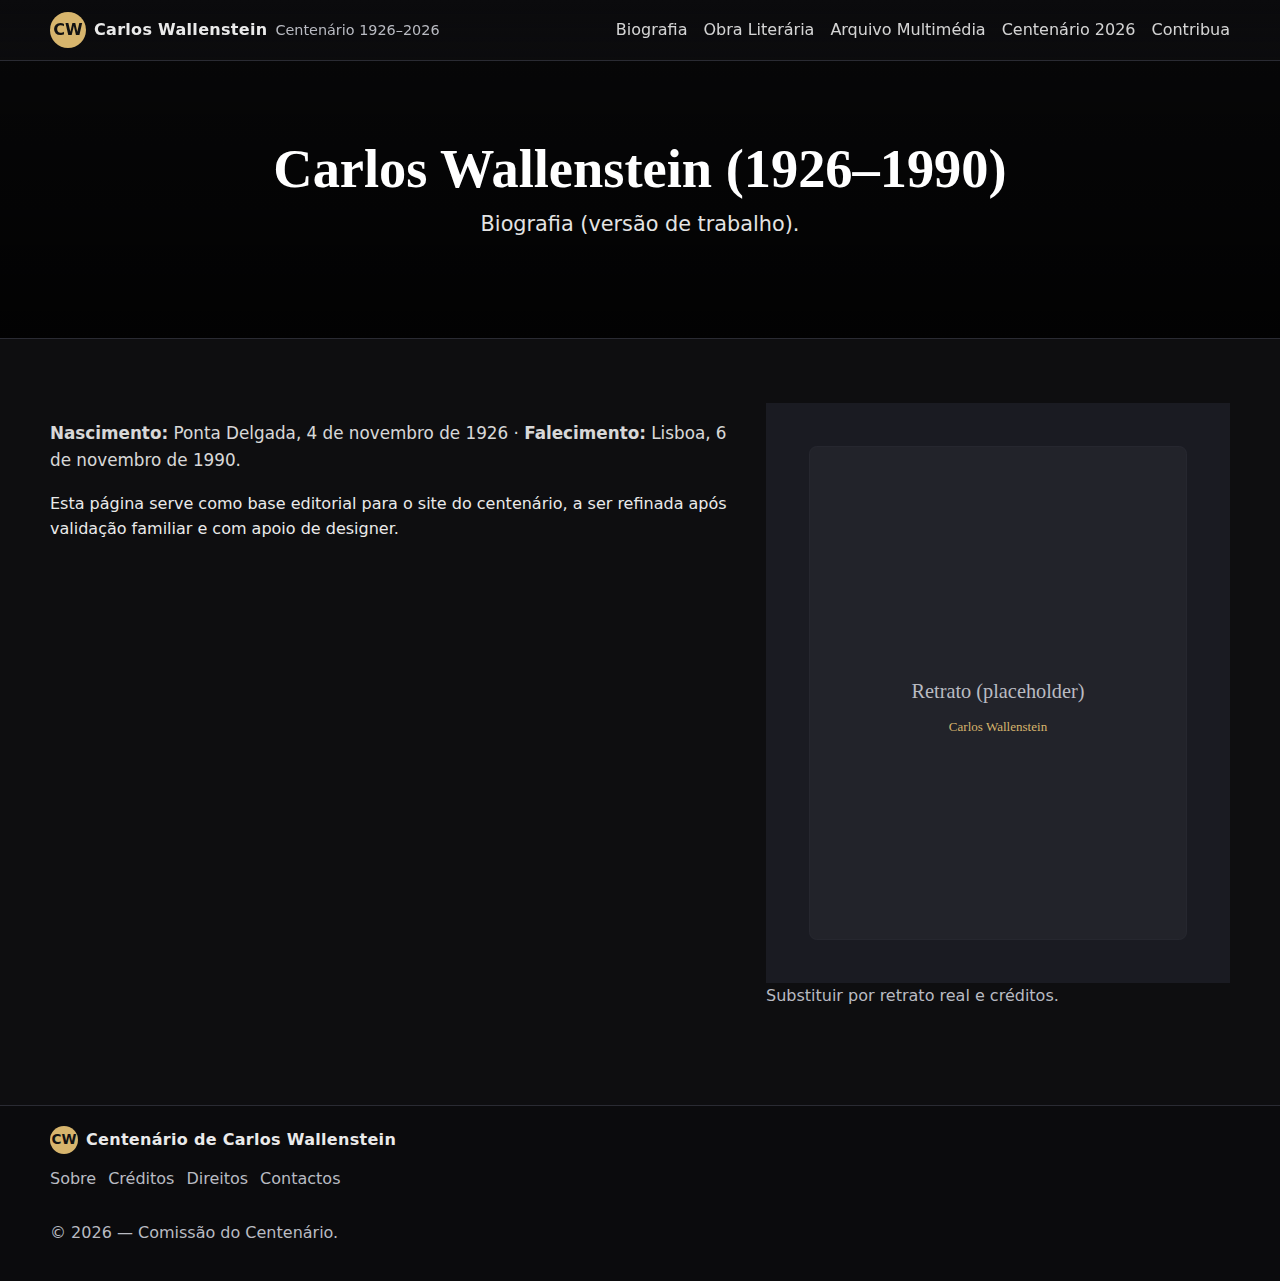
<file: biografia.html>
<!doctype html>
<html lang="pt">
<head>
  <meta charset="utf-8"/>
  <meta name="viewport" content="width=device-width, initial-scale=1"/>
  <title>Biografia — Carlos Wallenstein</title>
  <meta name="description" content="Biografia de Carlos Wallenstein (1926–1990)."/>
  <link rel="stylesheet" href="styles.css"/>
  <style>.hero--sub{background:linear-gradient(180deg, rgba(0,0,0,.55), rgba(0,0,0,.85));}</style>
</head>

<body>
  <a class="skip-link" href="#conteudo">Saltar para o conteúdo</a>

  <header class="site-header" role="banner">
    <div class="container header__wrap">
      <a class="brand" href="index.html">
        <span class="brand__logo" aria-hidden="true">CW</span>
        <span class="brand__name">Carlos Wallenstein</span>
        <span class="brand__years">Centenário 1926–2026</span>
      </a>

      <nav class="site-nav" aria-label="Navegação principal">
        <button class="site-nav__toggle" aria-expanded="false" aria-controls="menu">Menu</button>
        <ul id="menu" class="site-nav__list">
          <li><a href="biografia.html" aria-current="page">Biografia</a></li>
          <li><a href="obra.html">Obra Literária</a></li>
          <li><a href="arquivo.html">Arquivo Multimédia</a></li>
          <li><a href="index.html#centenario">Centenário 2026</a></li>
          <li><a href="index.html#contribua">Contribua</a></li>
        </ul>
      </nav>
    </div>
  </header>

  <main id="conteudo">
    <section class="hero hero--sub">
      <div class="container hero__content">
        <h1 class="hero__title">Carlos Wallenstein (1926–1990)</h1>
        <p class="hero__subtitle">Biografia (versão de trabalho).</p>
      </div>
    </section>

    <section class="section section--intro">
      <div class="container grid grid--2col">
        <article>
          <p class="lead"><b>Nascimento:</b> Ponta Delgada, 4 de novembro de 1926 · <b>Falecimento:</b> Lisboa, 6 de novembro de 1990.</p>
          <p>Esta página serve como base editorial para o site do centenário, a ser refinada após validação familiar e com apoio de designer.</p>
        </article>

        <aside>
          <figure class="figure">
            <img src="assets/retrato.svg" alt="Retrato (placeholder)"/>
            <figcaption class="muted">Substituir por retrato real e créditos.</figcaption>
          </figure>
        </aside>
      </div>
    </section>
  </main>

  <footer class="site-footer" role="contentinfo">
    <div class="container footer__wrap">
      <div class="footer__brand">
        <span class="brand__logo brand__logo--small" aria-hidden="true">CW</span>
        <span class="brand__name">Centenário de Carlos Wallenstein</span>
      </div>
      <nav class="footer__nav" aria-label="Rodapé">
        <a href="sobre.html">Sobre</a>
        <a href="creditos.html">Créditos</a>
        <a href="direitos.html">Direitos</a>
        <a href="contactos.html">Contactos</a>
      </nav>
      <p class="muted">© 2026 — Comissão do Centenário.</p>
    </div>
  </footer>

  <script>
  (function(){
    const btn=document.querySelector('.site-nav__toggle');
    const menu=document.getElementById('menu');
    if(!btn||!menu) return;
    btn.addEventListener('click',()=>{
      const expanded=btn.getAttribute('aria-expanded')==='true';
      btn.setAttribute('aria-expanded',String(!expanded));
      menu.classList.toggle('is-open');
    });
  })();
  </script>
</body>
</html>
</file>
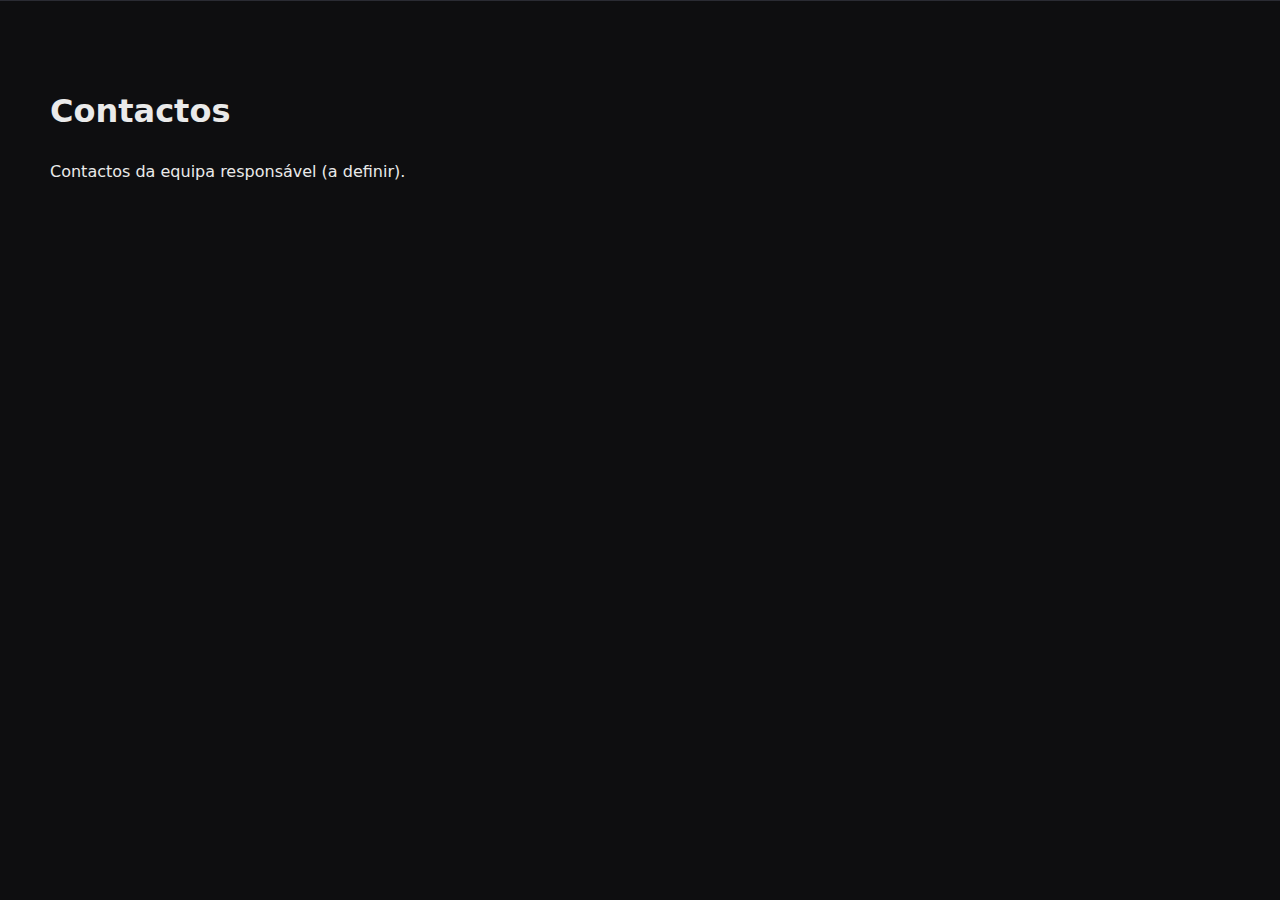
<file: contactos.html>
<!doctype html><html lang="pt"><head><meta charset="utf-8"/><meta name="viewport" content="width=device-width, initial-scale=1"/>
<title>Contactos — Carlos Wallenstein</title><link rel="stylesheet" href="styles.css"/></head>
<body><main class="section"><div class="container"><h1>Contactos</h1><p>Contactos da equipa responsável (a definir).</p></div></main></body></html>
</file>
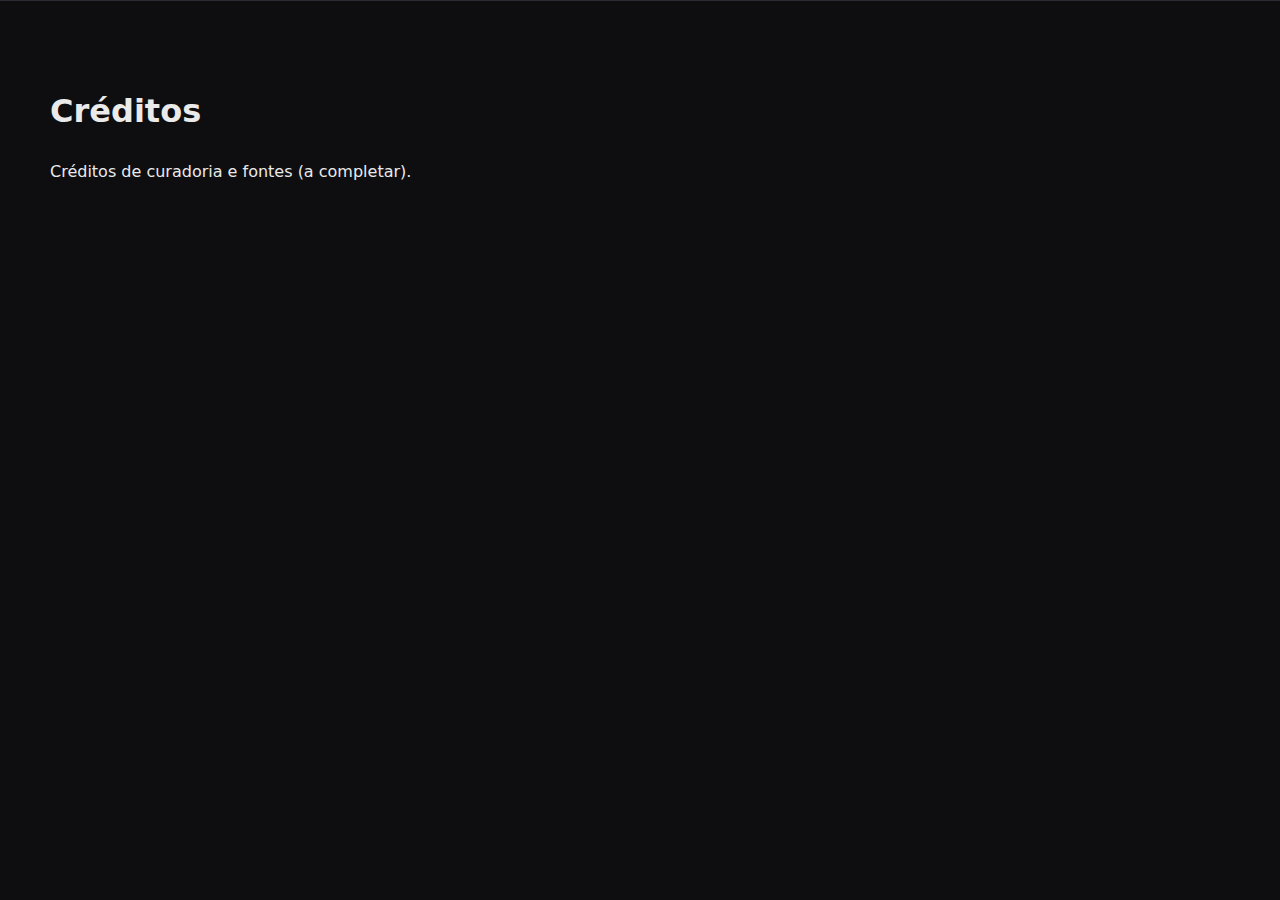
<file: creditos.html>
<!doctype html><html lang="pt"><head><meta charset="utf-8"/><meta name="viewport" content="width=device-width, initial-scale=1"/>
<title>Créditos — Carlos Wallenstein</title><link rel="stylesheet" href="styles.css"/></head>
<body><main class="section"><div class="container"><h1>Créditos</h1><p>Créditos de curadoria e fontes (a completar).</p></div></main></body></html>
</file>
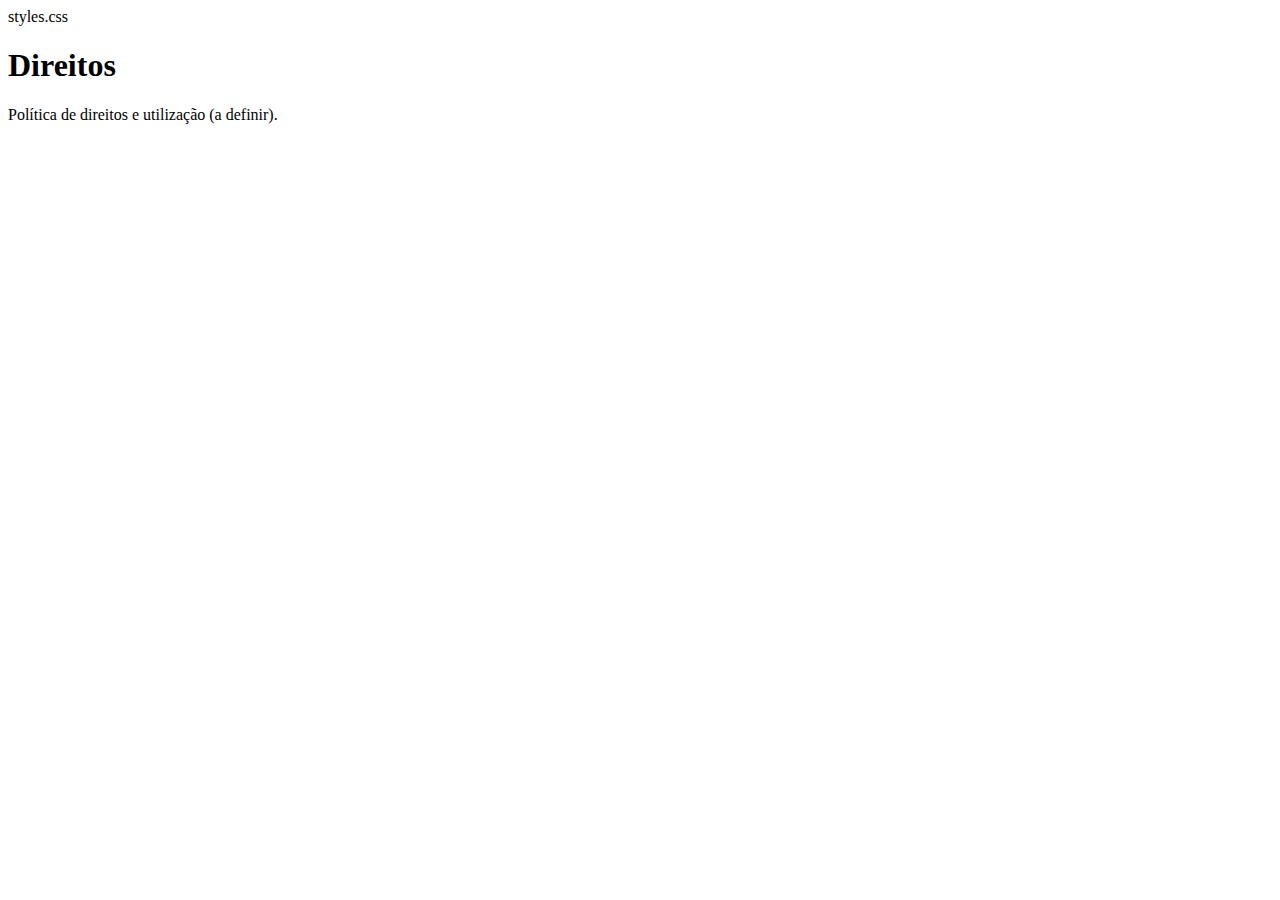
<file: direitos.html>
<!doctype html><html lang="pt"><head><meta charset="utf-8"/><meta name="viewport" content="width=device-width, initial-scale=1"/>
<title>Direitos — Carlos Wallenstein</title>styles.css</head>
<body><main class="section"><div class="container"><h1>Direitos</h1><p>Política de direitos e utilização (a definir).</p></div></main></body></html>
</file>
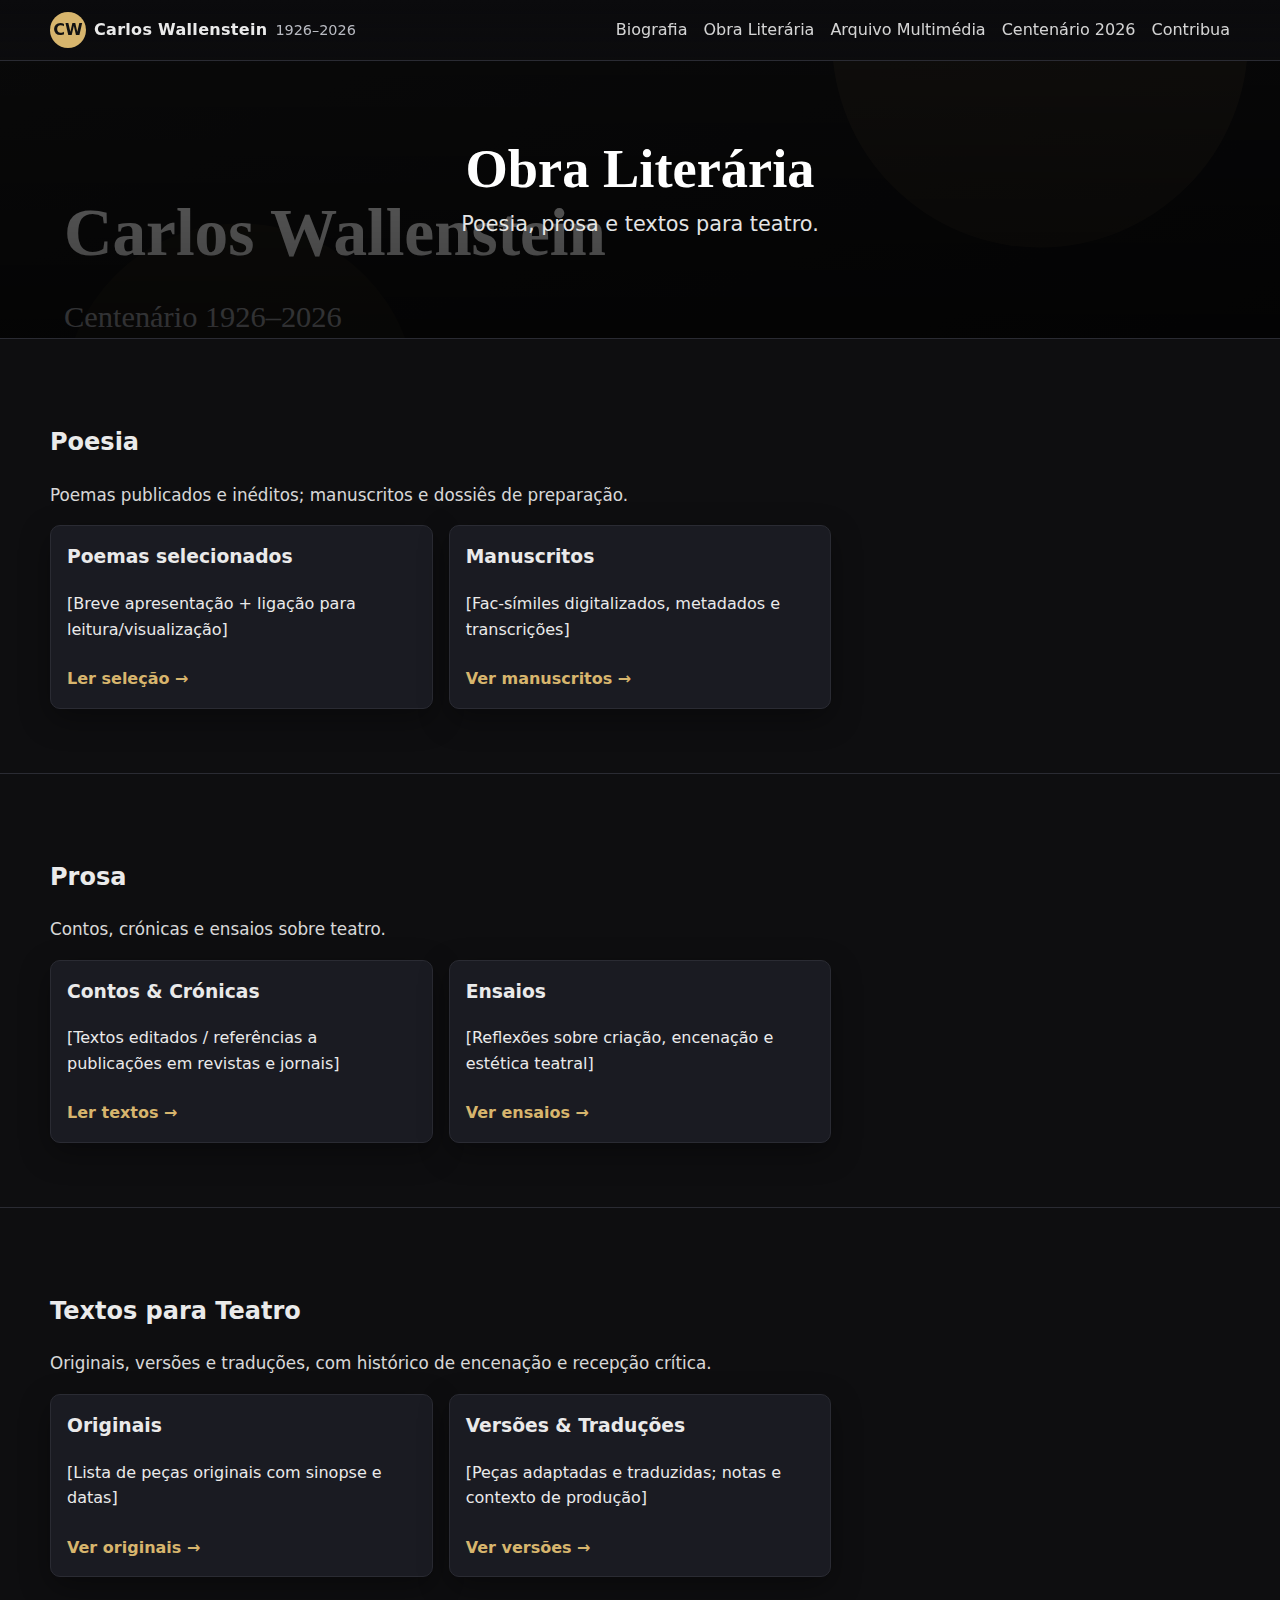
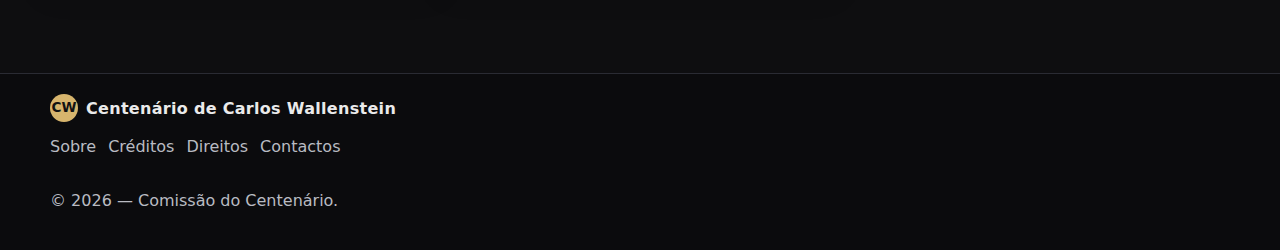
<file: obra.html>
<!doctype html> 
<html lang="pt"> 
    <head> 
        <meta charset="utf-8"/> 
        <meta name="viewport" content="width=device-width, initial-scale=1"/> 
        <title>Obra Literária — Carlos Wallenstein</title>         
        <meta name="description" content="Obra literária de Carlos Wallenstein: poesia, prosa, textos teatrais e publicações."/> 
        <link rel="stylesheet" href="styles.css"/> 
    </head>     
    <body> 
        <a class="skip-link" href="#conteudo">Saltar para o conteúdo</a> 
        <header class="site-header" role="banner"> 
            <div class="container header__wrap"> 
                <a class="brand" href="index.html">  <span class="brand__logo" aria-hidden="true">CW</span>  <span class="brand__name">Carlos Wallenstein</span>  <span class="brand__years">1926–2026</span>  </a> 
                <nav class="site-nav" aria-label="Navegação principal"> 
                    <button class="site-nav__toggle" aria-expanded="false" aria-controls="menu">Menu</button>                     
                    <ul id="menu" class="site-nav__list"> 
                        <li>
                            <a href="biografia.html">Biografia</a>
                        </li>                         
                        <li>
                            <a href="obra.html" aria-current="page">Obra Literária</a>
                        </li>                         
                        <li>
                            <a href="arquivo.html">Arquivo Multimédia</a>
                        </li>                         
                        <li>
                            <a href="index.html#centenario">Centenário 2026</a>
                        </li>                         
                        <li>
                            <a href="index.html#contribua">Contribua</a>
                        </li>                         
                    </ul>                     
                </nav>                 
            </div>             
        </header>         
        <main id="conteudo"> 
            <section class="hero hero--sub"> 
                <div class="container hero__content"> 
                    <h1 class="hero__title">Obra Literária</h1> 
                    <p class="hero__subtitle">Poesia, prosa e textos para teatro.</p> 
                </div>                 
            </section>             
            <section class="section" id="poesia"> 
                <div class="container"> 
                    <h2>Poesia</h2> 
                    <p class="lead">Poemas publicados e inéditos; manuscritos e dossiês de preparação.</p> 
                    <div class="cards"> 
                        <article class="card"> 
                            <h3>Poemas selecionados</h3> 
                            <p>[Breve apresentação + ligação para leitura/visualização]</p> 
                            <a class="card__link" href="#poesia">Ler seleção →</a> 
                        </article>                         
                        <article class="card"> 
                            <h3>Manuscritos</h3> 
                            <p>[Fac-símiles digitalizados, metadados e transcrições]</p> 
                            <a class="card__link" href="arquivo.html#documentos">Ver manuscritos →</a> 
                        </article>                         
                    </div>                     
                </div>                 
            </section>             
            <section class="section" id="prosa"> 
                <div class="container"> 
                    <h2>Prosa</h2> 
                    <p class="lead">Contos, crónicas e ensaios sobre teatro.</p> 
                    <div class="cards"> 
                        <article class="card"> 
                            <h3>Contos & Crónicas</h3> 
                            <p>[Textos editados / referências a publicações em revistas e jornais]</p> 
                            <a class="card__link" href="#prosa">Ler textos →</a> 
                        </article>                         
                        <article class="card"> 
                            <h3>Ensaios</h3> 
                            <p>[Reflexões sobre criação, encenação e estética teatral]</p> 
                            <a class="card__link" href="#prosa">Ver ensaios →</a> 
                        </article>                         
                    </div>                     
                </div>                 
            </section>             
            <section class="section" id="teatro-textos"> 
                <div class="container"> 
                    <h2>Textos para Teatro</h2> 
                    <p class="lead">Originais, versões e traduções, com histórico de encenação e recepção crítica.</p> 
                    <div class="cards"> 
                        <article class="card"> 
                            <h3>Originais</h3> 
                            <p>[Lista de peças originais com sinopse e datas]</p> 
                            <a class="card__link" href="#teatro-textos">Ver originais →</a> 
                        </article>                         
                        <article class="card"> 
                            <h3>Versões & Traduções</h3> 
                            <p>[Peças adaptadas e traduzidas; notas e contexto de produção]</p> 
                            <a class="card__link" href="#teatro-textos">Ver versões →</a> 
                        </article>                         
                    </div>                     
                </div>                 
            </section>             
        </main>         
        <footer class="site-footer" role="contentinfo"> 
            <div class="container footer__wrap"> 
                <div class="footer__brand"> 
                    <span class="brand__logo brand__logo--small" aria-hidden="true">CW</span> 
                    <span class="brand__name">Centenário de Carlos Wallenstein</span> 
                </div>                 
                <nav class="footer__nav" aria-label="Rodapé"> 
                    <a href="sobre.html">Sobre</a> 
                    <a href="creditos.html">Créditos</a> 
                    <a href="direitos.html">Direitos</a> 
                    <a href="contactos.html">Contactos</a> 
                </nav>                 
                <p class="muted">© 2026 — Comissão do Centenário.</p> 
            </div>             
        </footer>         
        <script>
    (function () {
      const btn = document.querySelector('.site-nav__toggle');
      const menu = document.getElementById('menu');
      if (!btn || !menu) return;
      btn.addEventListener('click', () => {
        const expanded = btn.getAttribute('aria-expanded') === 'true';
        btn.setAttribute('aria-expanded', String(!expanded));
        menu.classList.toggle('is-open');
      });
    })();
  </script>         
    </body>     
</html>
</file>
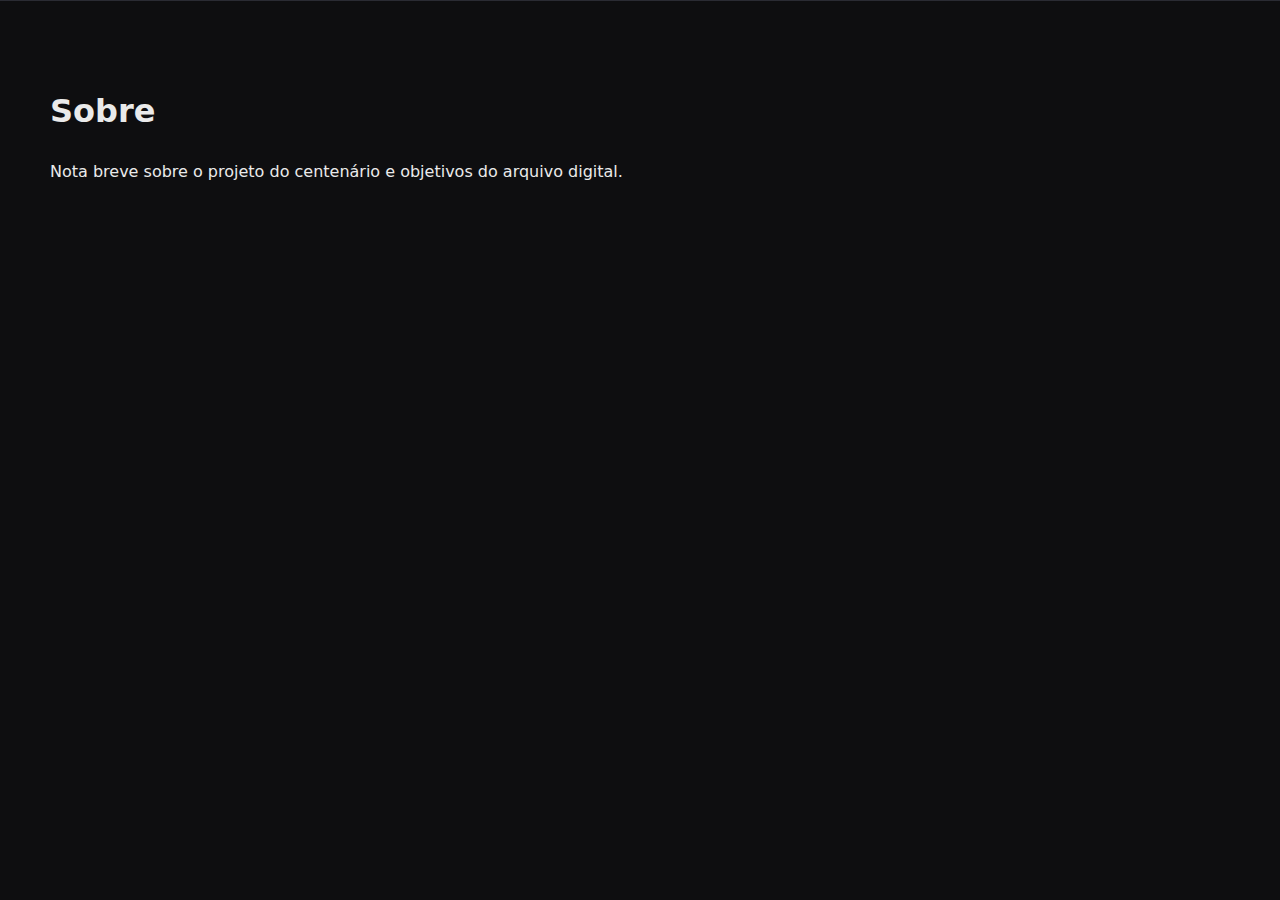
<file: sobre.html>
<!doctype html><html lang="pt"><head><meta charset="utf-8"/><meta name="viewport" content="width=device-width, initial-scale=1"/>
<title>Sobre — Carlos Wallenstein</title><link rel="stylesheet" href="styles.css"/></head>
<body><main class="section"><div class="container"><h1>Sobre</h1><p>Nota breve sobre o projeto do centenário e objetivos do arquivo digital.</p></div></main></body></html>
</file>
<file: styles.css>
/* ---------------------------
   Base de estilos — Centenário
   Ficheiro: styles.css
   --------------------------- */

/* Variáveis de tema */
:root{
  --bg: #0e0e10;
  --bg-alt: #141418;
  --text: #eaeaea;
  --text-muted: #b9bbc2;
  --brand: #d7b56d;        /* dourado discreto, “teatro clássico” */
  --brand-dark: #b29246;
  --accent: #22232a;
  --card: #1a1b22;
  --border: #2a2b33;
  --ghost: rgba(215,181,109,0.12);

  --ff-sans: system-ui, -apple-system, Segoe UI, Roboto, Ubuntu, Cantarell, "Noto Sans", "Helvetica Neue", Arial, "Apple Color Emoji", "Segoe UI Emoji";
  --ff-serif: "Georgia", "Times New Roman", serif;

  --maxw: 1180px;
  --radius: 10px;
  --shadow: 0 10px 30px rgba(0,0,0,.35);
}

/* Reset simples */
*{ box-sizing: border-box; }
html,body{ margin:0; padding:0; }
img{ max-width: 100%; height: auto; display: block; }
a{ color: var(--brand); text-decoration: none; }
a:hover{ text-decoration: underline; }

body{
  background: var(--bg);
  color: var(--text);
  font-family: var(--ff-sans);
  line-height: 1.6;
}

/* Utilidades */
.container{ width: min(100% - 2rem, var(--maxw)); margin-inline: auto; }
.muted{ color: var(--text-muted); }
.lead{ color: var(--text); opacity: .92; font-size: 1.05rem; }
.text-link{ font-weight: 600; }
.figure{ margin: 0; }
.notice{
  background: var(--ghost);
  border: 1px solid var(--brand);
  color: var(--text);
  padding: 1rem;
  border-radius: var(--radius);
}
.hint{ margin-top: .5rem; }
.hint summary{ cursor: pointer; color: var(--brand); }

/* Acessibilidade: link para saltar conteúdo */
.skip-link{
  position: absolute; left: -9999px; top: auto; width: 1px; height: 1px; overflow: hidden;
}
.skip-link:focus{
  position: fixed; left: 1rem; top: 1rem; width: auto; height: auto; padding: .5rem .75rem;
  background: #000; color: #fff; z-index: 9999; border-radius: 6px;
}

/* Header */
.site-header{
  position: sticky; top: 0; z-index: 1000;
  background: linear-gradient(180deg, #0b0b0d 0%, rgba(11,11,13,0.7) 100%);
  backdrop-filter: blur(6px);
  border-bottom: 1px solid var(--border);
}
.header__wrap{
  display: flex; align-items: center; justify-content: space-between;
  padding: .75rem 0;
}
.brand{
  display: inline-flex; align-items: baseline; gap: .5rem; color: var(--text); text-decoration: none;
}
.brand__logo{
  display: grid; place-items: center; width: 36px; height: 36px;
  background: var(--brand); color: #121212; font-weight: 800;
  border-radius: 50%;
}
.brand__logo--small{ width: 28px; height: 28px; font-size: .85rem; }
.brand__name{ font-weight: 700; letter-spacing: .3px; }
.brand__years{ color: var(--text-muted); font-size: .9rem; }

/* Navegação */
.site-nav__toggle{
  display: none;
  background: transparent; border: 1px solid var(--border); color: var(--text);
  padding: .5rem .75rem; border-radius: 8px; cursor: pointer;
}
.site-nav__list{
  list-style: none; display: flex; gap: 1rem; margin: 0; padding: 0;
}
.site-nav__list a{ color: var(--text); opacity: .9; }
.site-nav__list a:hover{ opacity: 1; }

@media (max-width: 860px){
  .site-nav__toggle{ display: inline-block; }
  .site-nav__list{
    position: absolute; right: 1rem; top: 64px; background: var(--bg-alt);
    border: 1px solid var(--border); border-radius: var(--radius); padding: .75rem;
    display: none; flex-direction: column; gap: .5rem; min-width: 220px; box-shadow: var(--shadow);
  }
  .site-nav__list.is-open{ display: flex; }
}

/* Hero */
.hero{
  position: relative;
  /* TODO: Trocar pelo vosso banner */
  background: linear-gradient(to bottom, rgba(0,0,0,.55), rgba(0,0,0,.75)),
              url('assets/hero-wallenstein.svg') center/cover no-repeat;
  color: #fff;
}
.hero__content{
  padding: clamp(3rem, 6vw, 7rem) 0;
  text-align: center;
}
.hero__title{
  font-family: var(--ff-serif);
  font-size: clamp(2rem, 5vw, 3.4rem);
  line-height: 1.15;
  margin: 0 0 .5rem;
}
.hero__subtitle{
  font-size: clamp(1.05rem, 2.2vw, 1.3rem);
  color: #f0f0f0; opacity: .95; margin: 0 0 1.25rem;
}
.hero__cta{ display: inline-flex; gap: .75rem; }

/* Botões */
.btn{
  display: inline-block; padding: .75rem 1rem; border-radius: 10px;
  background: var(--brand); color: #111; font-weight: 700; border: none;
  box-shadow: 0 10px 18px rgba(215,181,109,.15);
}
.btn:hover{ filter: brightness(1.03); text-decoration: none; }
.btn--ghost{
  background: transparent; color: var(--brand); border: 1px solid var(--brand);
}
.btn--outline{
  background: transparent; color: var(--text); border: 1px solid var(--border);
}
.btn--dark{
  background: #000; color: #fff; border: 1px solid #111;
}

/* Secções */
.section{ padding: clamp(2rem, 5vw, 4rem) 0; border-top: 1px solid var(--border); }
.section--intro{ background: var(--bg); }
.section--accent{ background: var(--accent); }
.section--alt{ background: var(--bg-alt); }

/* Layouts em grelha */
.grid{ display: grid; gap: 1.25rem; }
.grid--2col{ grid-template-columns: 1.2fr .8fr; align-items: start; }
.grid--3col{ grid-template-columns: repeat(3, 1fr); }

@media (max-width: 900px){
  .grid--2col{ grid-template-columns: 1fr; }
  .grid--3col{ grid-template-columns: 1fr; }
}

/* Cards */
.cards{
  display: grid; grid-template-columns: repeat(3,1fr); gap: 1rem; margin-top: 1rem;
}
.card{
  background: var(--card); border: 1px solid var(--border); border-radius: var(--radius);
  padding: 1rem; box-shadow: var(--shadow);
}
.card h3{ margin-top: 0; }
.card__link{ display: inline-block; margin-top: .5rem; font-weight: 700; }

.cards--media{ grid-template-columns: repeat(3, 1fr); }
.media{ display: grid; grid-template-columns: 120px 1fr; gap: .75rem; align-items: center; }
.media__thumb{ width: 120px; height: 80px; object-fit: cover; border-radius: 6px; border: 1px solid var(--border); }

@media (max-width: 700px){
  .cards{ grid-template-columns: 1fr; }
  .cards--media{ grid-template-columns: 1fr; }
  .media{ grid-template-columns: 1fr; }
}

/* Features */
.feature{
  padding: 1rem; background: var(--card); border: 1px solid var(--border);
  border-radius: var(--radius); box-shadow: var(--shadow);
}

/* Timeline */
.timeline{ position: relative; margin-top: 1rem; }
.timeline::before{
  content: ""; position: absolute; left: 8px; top: 0; bottom: 0; width: 2px; background: var(--border);
}
.timeline__item{ position: relative; padding-left: 2rem; margin-bottom: 1rem; }
.timeline__item::before{
  content: ""; position: absolute; left: 2px; top: .4rem; width: 12px; height: 12px;
  background: var(--brand); border-radius: 50%;
}
.timeline__date{ display: inline-block; min-width: 80px; color: var(--text-muted); font-weight: 700; }

/* Listas */
.list-check{ list-style: none; padding: 0; }
.list-check li{
  position: relative; padding-left: 1.5rem; margin: .4rem 0;
}
.list-check li::before{
  content: "✓"; position: absolute; left: 0; color: var(--brand);
}

/* Rodapé */
.site-footer{
  background: #0b0b0d; border-top: 1px solid var(--border); margin-top: 2rem;
}
.footer__wrap{ padding: 1.25rem 0; display: grid; gap: .75rem; align-items: center; }
.footer__brand{ display: flex; align-items: center; gap: .5rem; }
.footer__nav{ display: flex; flex-wrap: wrap; gap: .75rem; }
.footer__nav a{ color: var(--text-muted); }
.footer__nav a:hover{ color: var(--text); }
</file>
